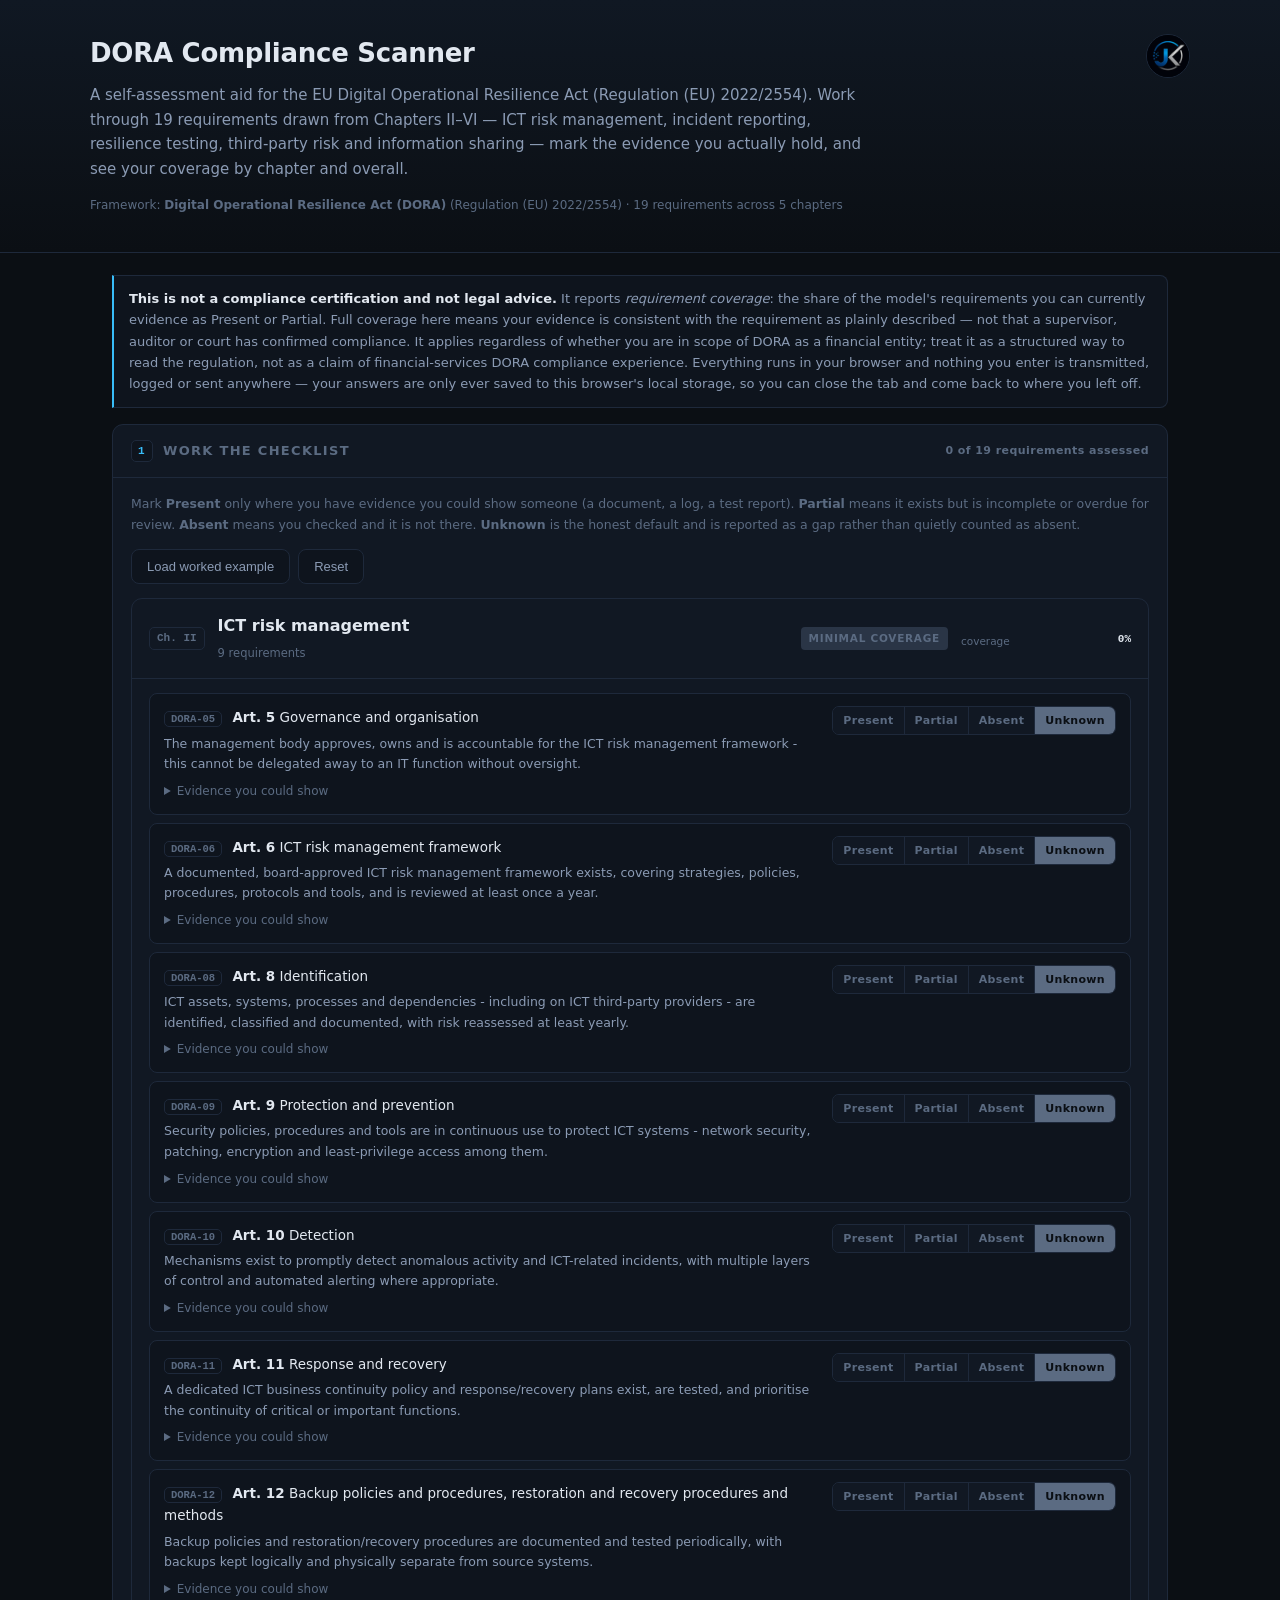
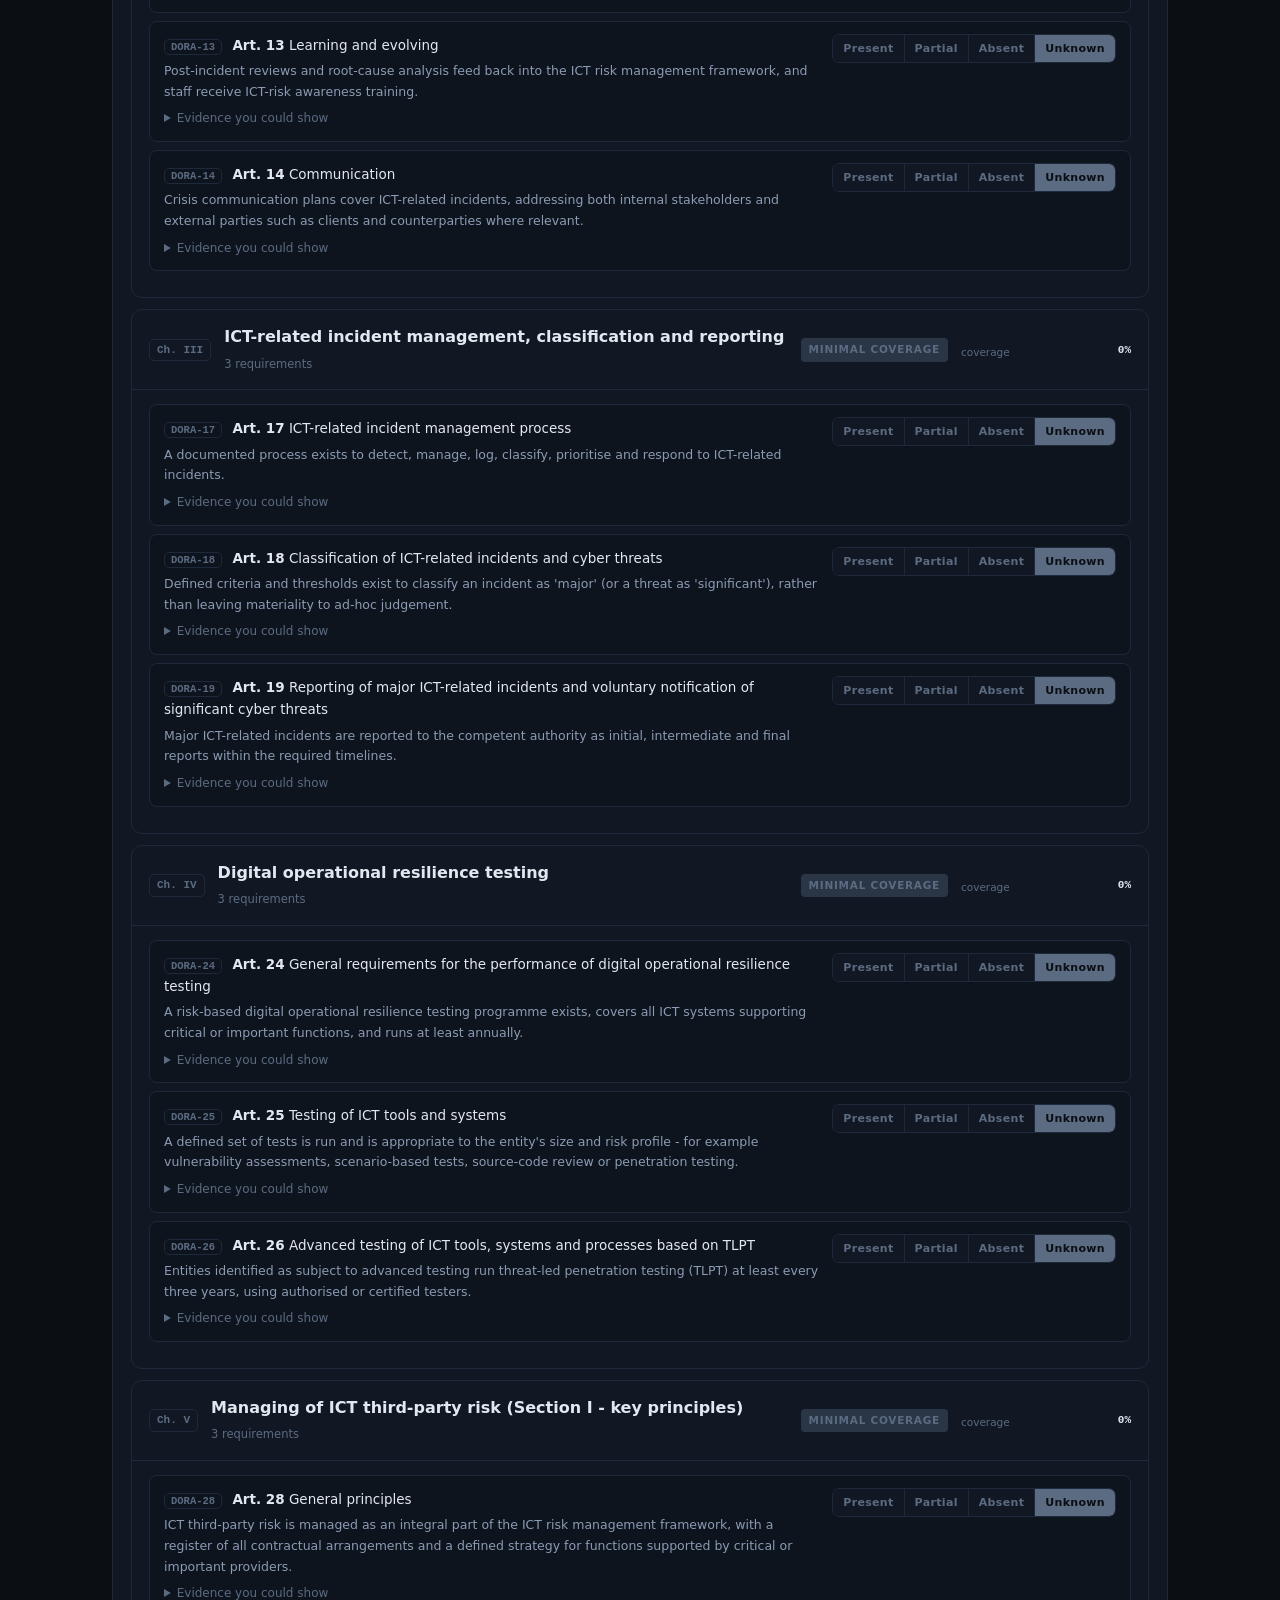
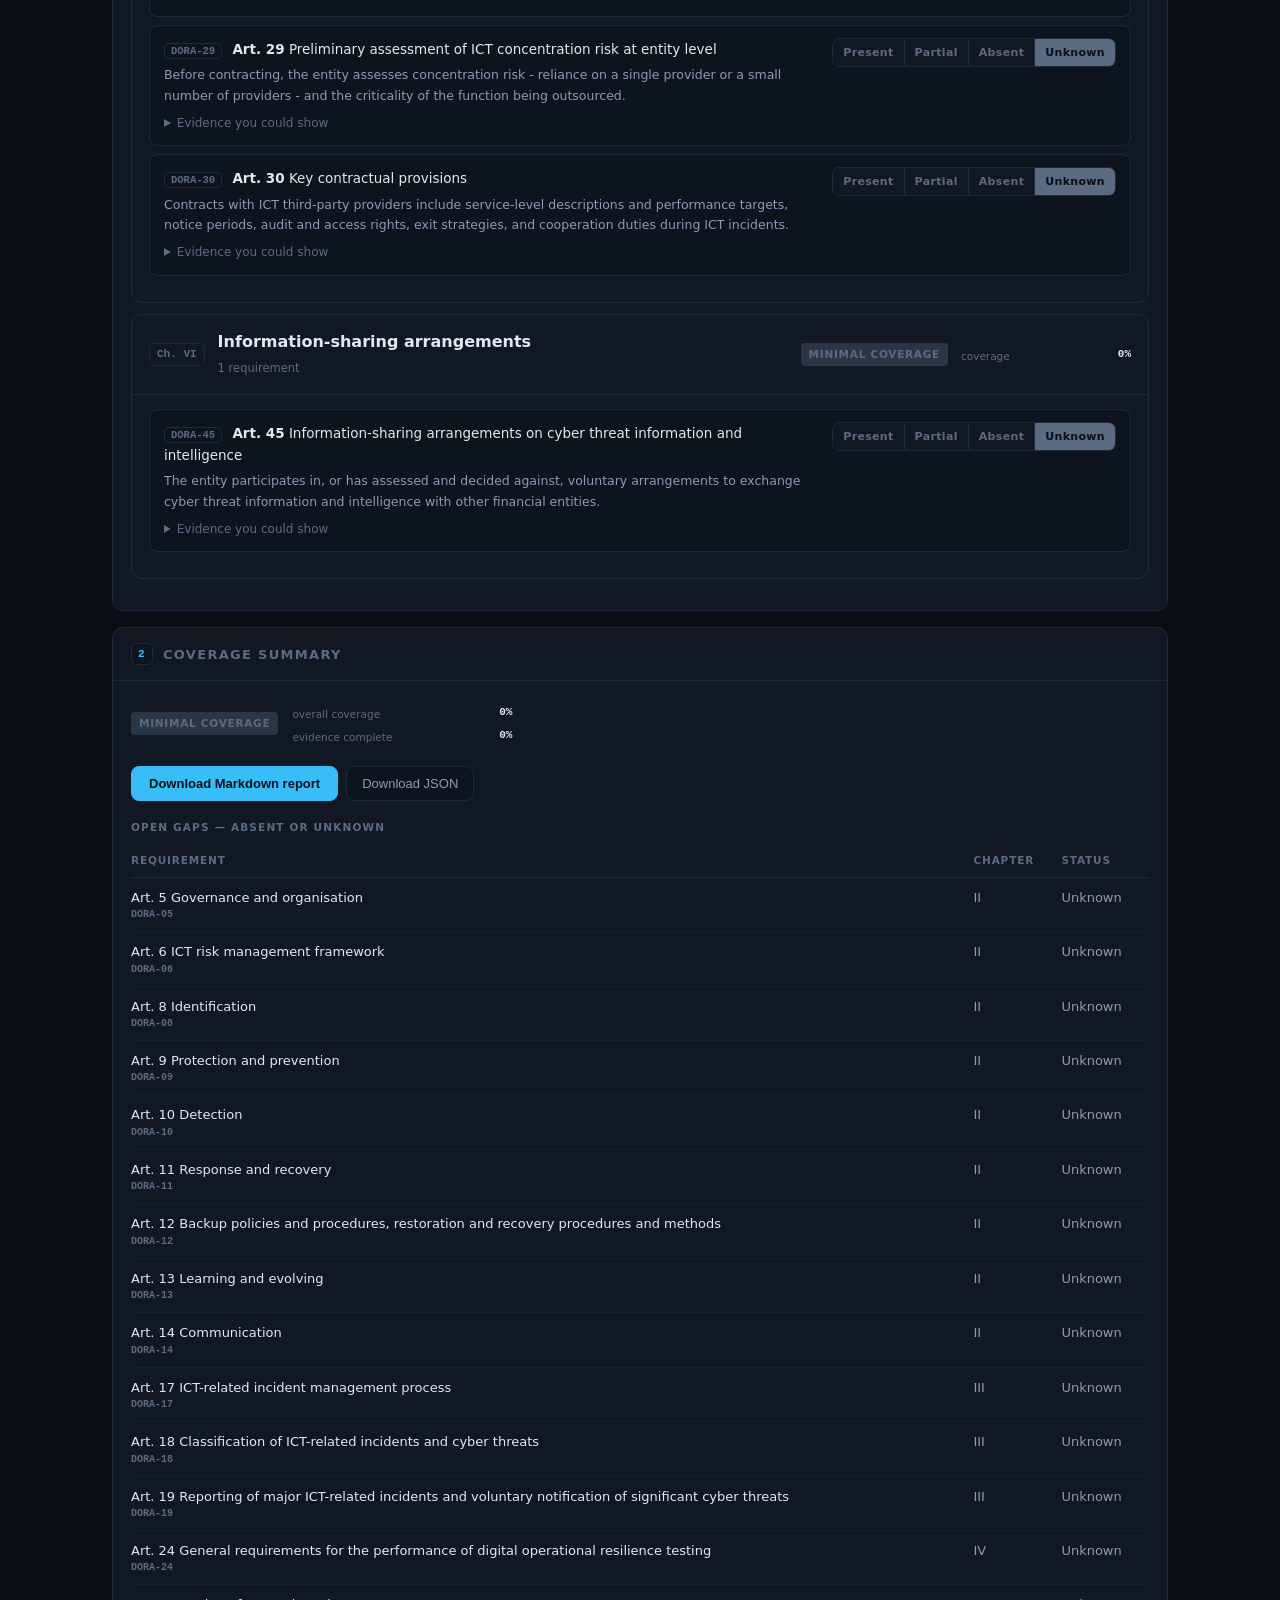
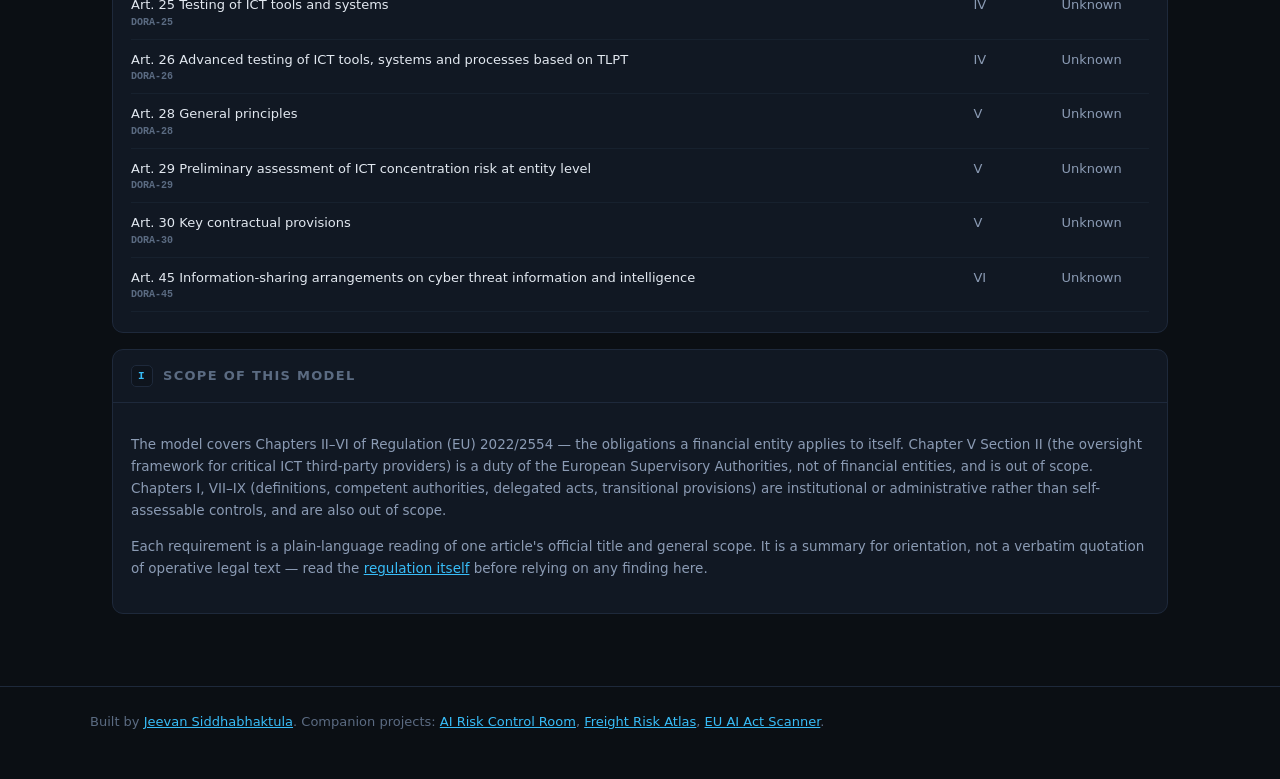
<file: index.html>
<!DOCTYPE html>
<html lang="en">
<head>
<meta charset="utf-8">
<meta http-equiv="refresh" content="0; url=./docs/">
<link rel="canonical" href="https://jeevan-0508.github.io/dora-compliance-scanner/docs/">
<title>DORA Compliance Scanner</title>
<style>
  body{margin:0;min-height:100vh;display:grid;place-items:center;background:#0a0e13;color:#e4eaf3;
    font:15px/1.6 ui-sans-serif,system-ui,-apple-system,"Segoe UI",Roboto,sans-serif;text-align:center;padding:24px}
  a{color:#38bdf8}
  p{color:#8b9bb4}
</style>
</head>
<body>
<div>
  <h1>DORA Compliance Scanner</h1>
  <p>Opening the scanner&hellip;</p>
  <p><a href="./docs/">Continue if you are not redirected</a></p>
</div>
<script>location.replace('./docs/');</script>
</body>
</html>
</file>
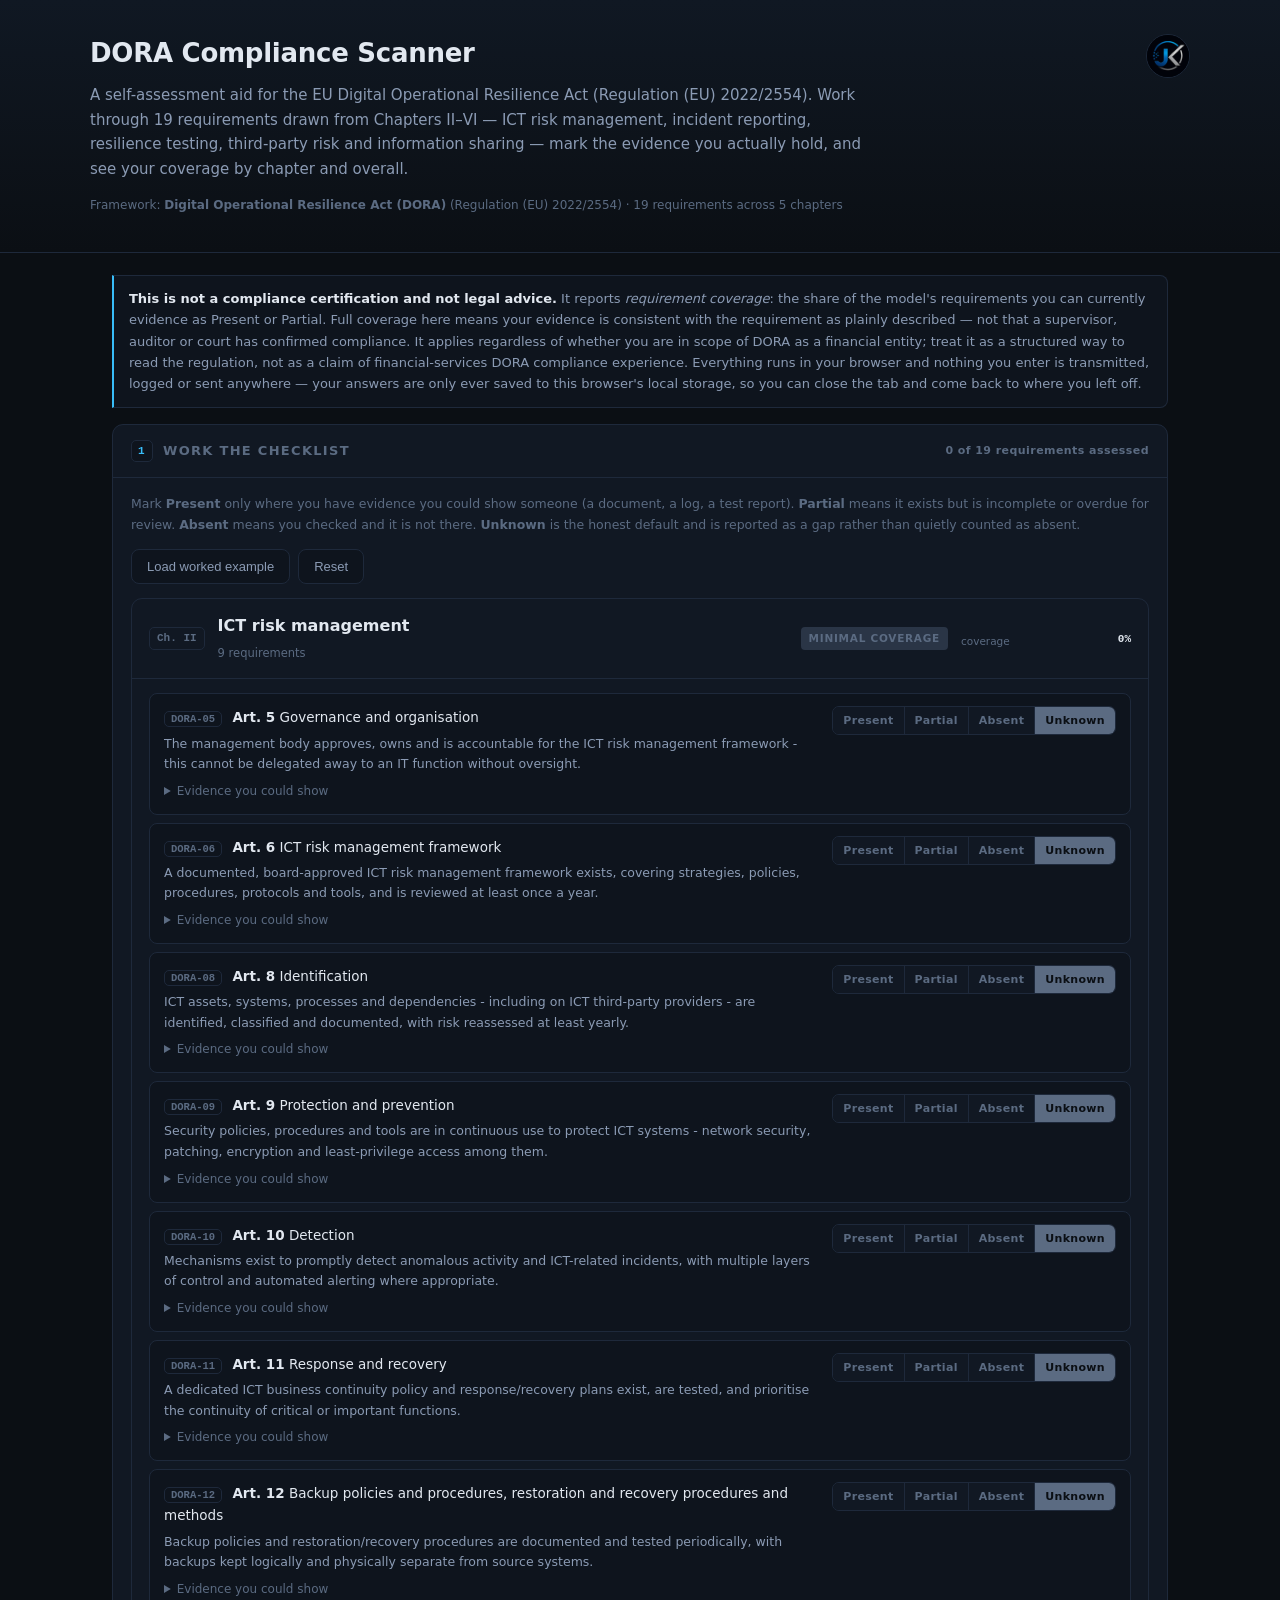
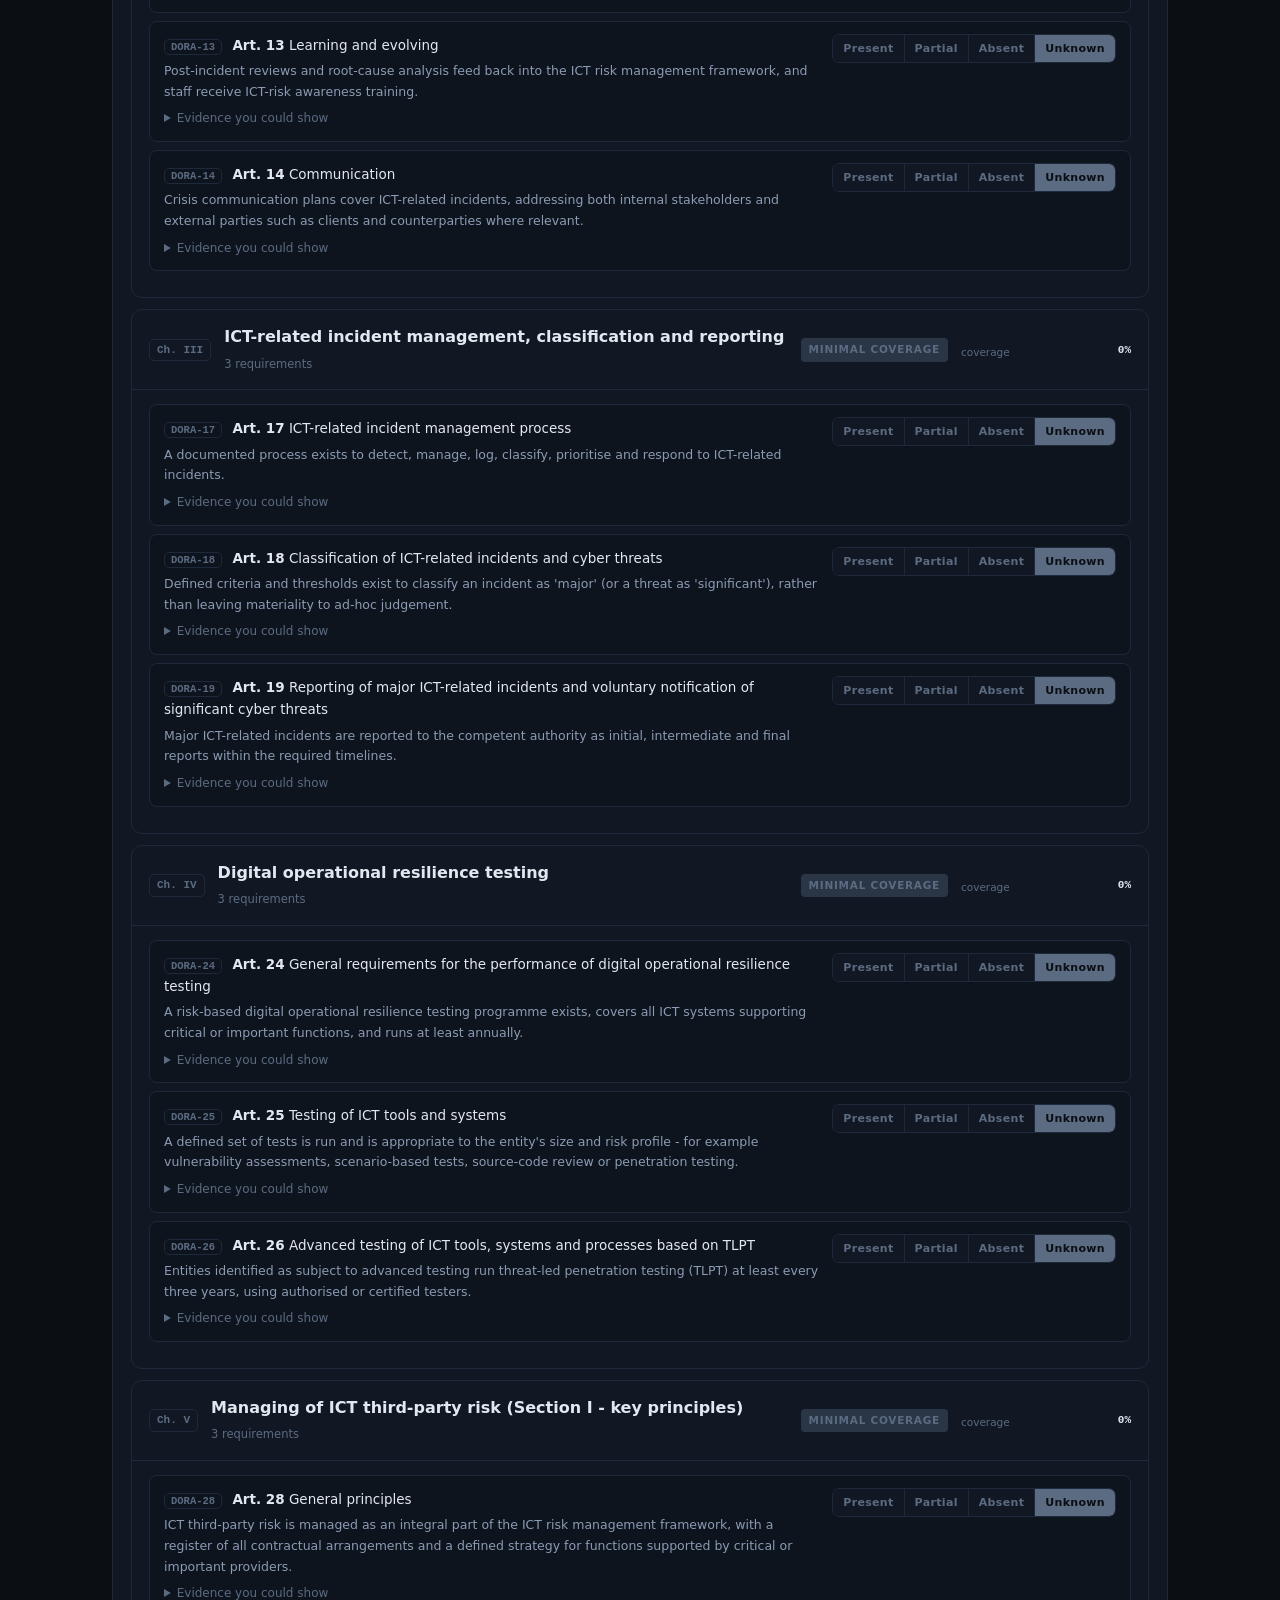
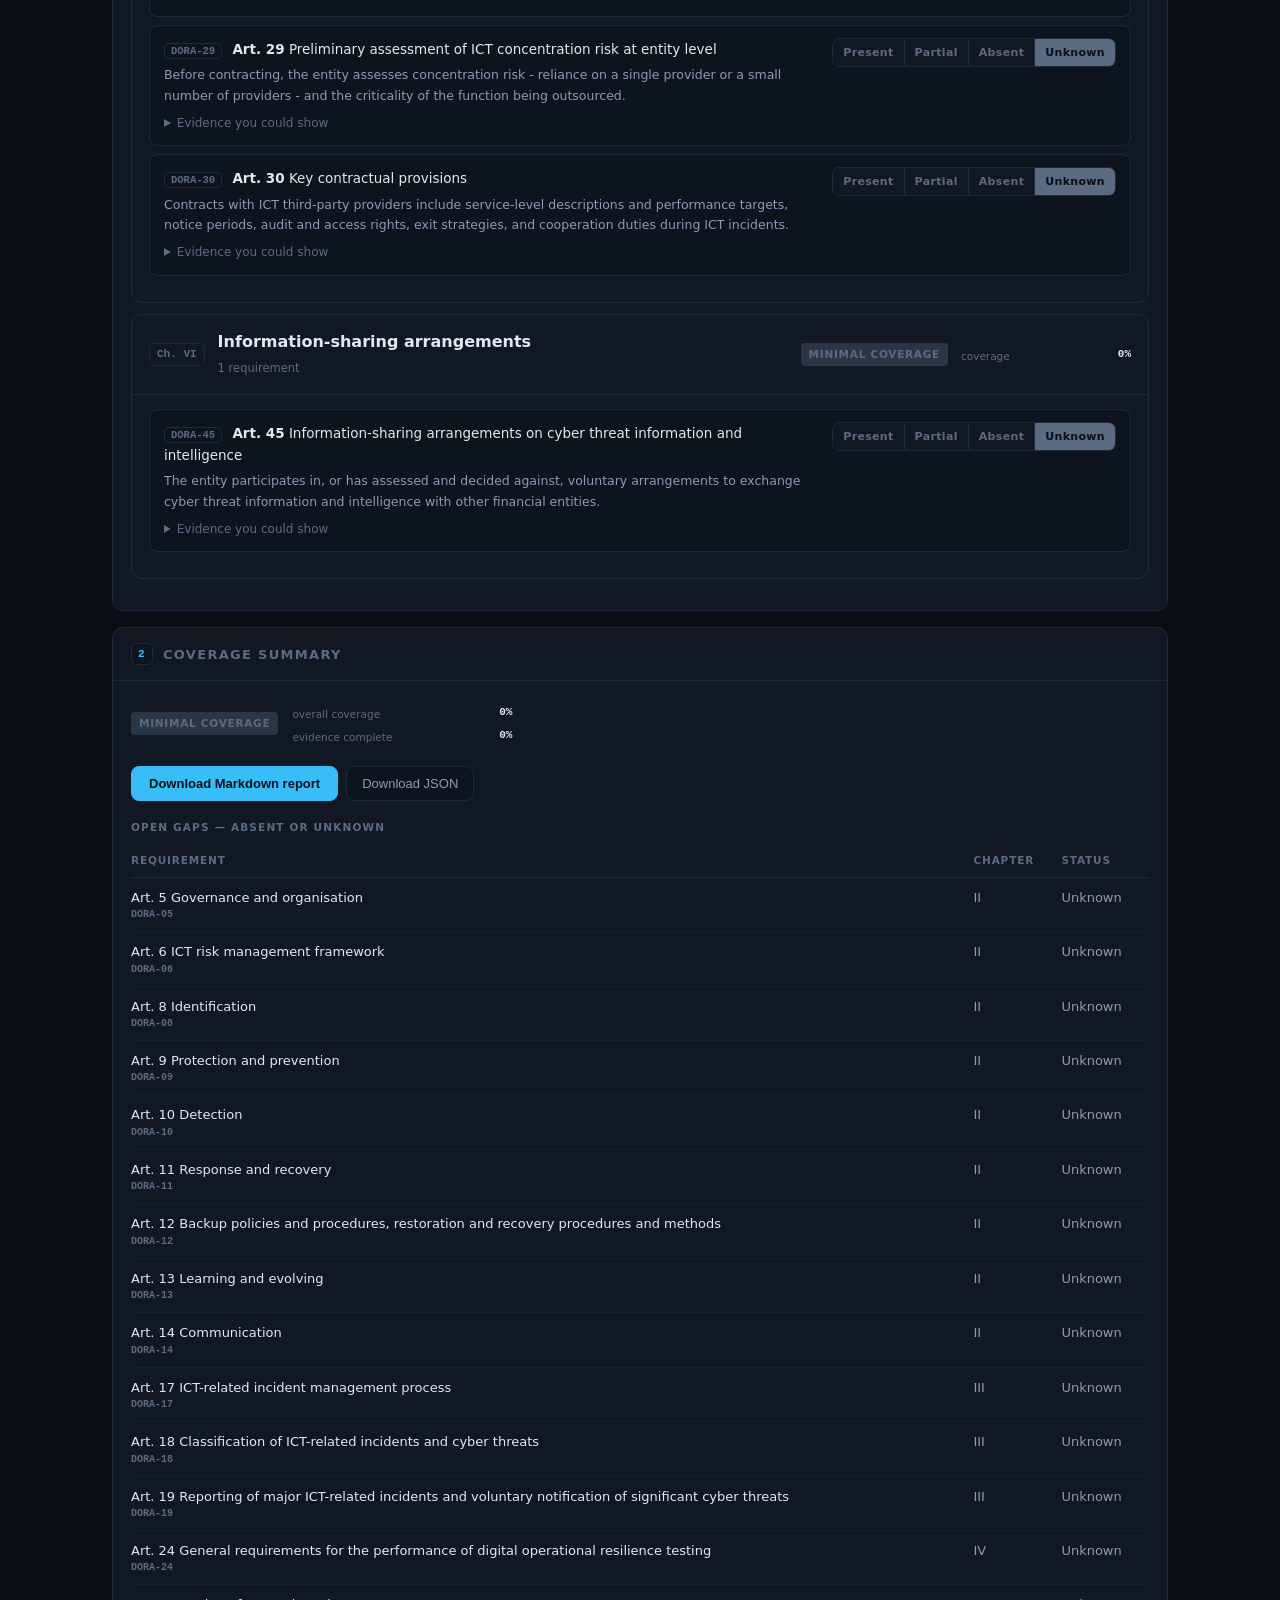
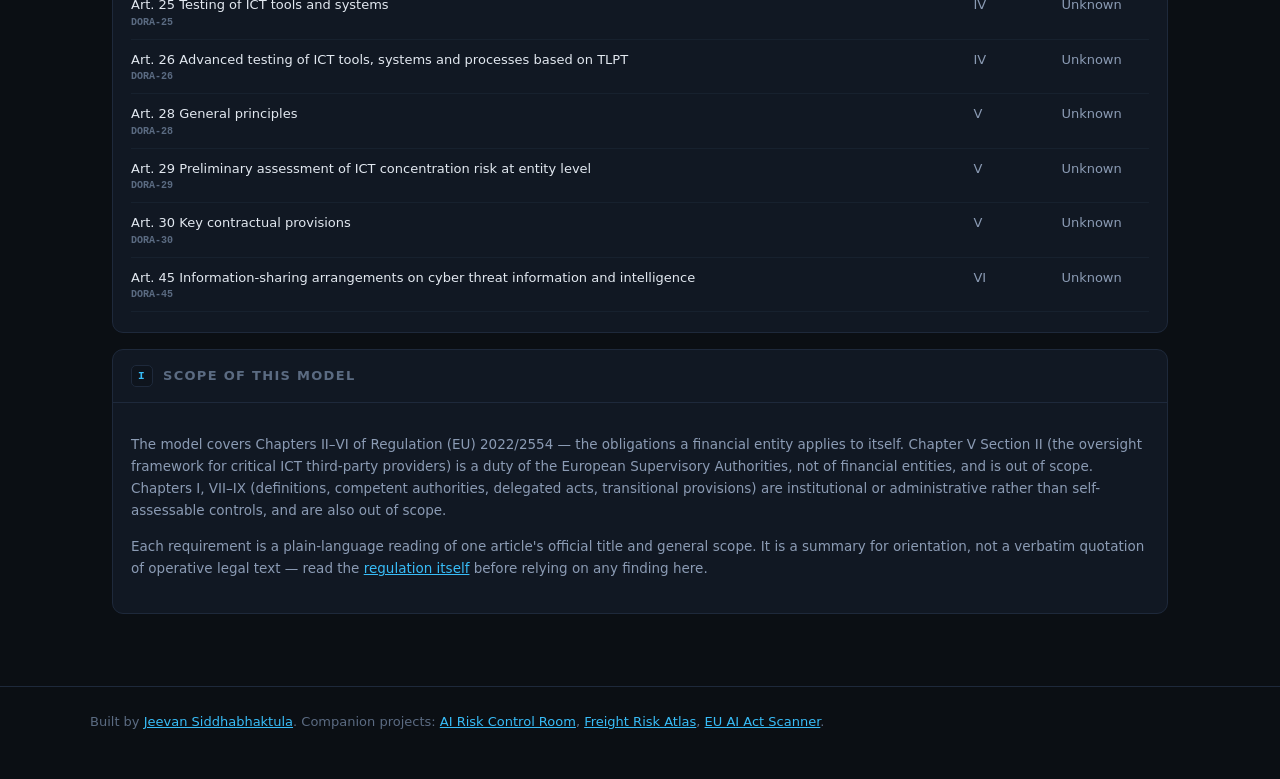
<file: docs/index.html>
<!DOCTYPE html>
<html lang="en">
<head>
<meta charset="utf-8">
<meta name="viewport" content="width=device-width,initial-scale=1">
<title>DORA Compliance Scanner</title>
<link rel="icon" href="jk-logo.png">
<meta name="description" content="A self-assessment coverage tool for the EU Digital Operational Resilience Act (Regulation (EU) 2022/2554). Mark what evidence you actually hold against 19 requirements across five chapters and see your coverage, chapter by chapter.">
<link rel="stylesheet" href="style.css">
</head>
<body>
<header><div class="wrap">
  <div class="titlebar">
  <h1>DORA Compliance Scanner</h1>
  <a class="brand" href="https://github.com/Jeevan-0508" target="_blank" rel="noopener" title="Jeevan Siddhabhaktula — Risk. Governance. AI."><img src="jk-logo.png" alt="JK" width="44" height="44"></a>
  </div>
  <p class="sub">A self-assessment aid for the EU Digital Operational Resilience Act (Regulation (EU) 2022/2554).
  Work through 19 requirements drawn from Chapters II&ndash;VI &mdash; ICT risk management, incident reporting,
  resilience testing, third-party risk and information sharing &mdash; mark the evidence you actually hold, and
  see your coverage by chapter and overall.</p>
  <p class="src" id="src">Loading requirement model&hellip;</p>
</div></header>

<main>
  <div id="err"></div>

  <p class="note"><b>This is not a compliance certification and not legal advice.</b> It reports
  <em>requirement coverage</em>: the share of the model's requirements you can currently evidence as
  Present or Partial. Full coverage here means your evidence is consistent with the requirement as
  plainly described &mdash; not that a supervisor, auditor or court has confirmed compliance. It applies
  regardless of whether you are in scope of DORA as a financial entity; treat it as a structured way to
  read the regulation, not as a claim of financial-services DORA compliance experience.
  Everything runs in your browser and nothing you enter is transmitted, logged or sent anywhere &mdash;
  your answers are only ever saved to this browser's local storage, so you can close the tab and come
  back to where you left off.</p>

  <section class="step" id="step1">
    <h2><i>1</i> Work the checklist <em id="progress"></em></h2>
    <div class="inner">
      <p class="hint">Mark <b>Present</b> only where you have evidence you could show someone (a document, a
      log, a test report). <b>Partial</b> means it exists but is incomplete or overdue for review.
      <b>Absent</b> means you checked and it is not there. <b>Unknown</b> is the honest default and is
      reported as a gap rather than quietly counted as absent.</p>
      <div class="bar" style="margin-bottom:14px">
        <button class="ghost" id="btn-example">Load worked example</button>
        <button class="ghost" id="btn-reset">Reset</button>
      </div>
      <div id="checklist"></div>
    </div>
  </section>

  <section class="step" id="step2">
    <h2><i>2</i> Coverage summary</h2>
    <div class="inner">
      <div id="overall"></div>
      <div class="bar" style="margin:14px 0">
        <button class="act" id="btn-report">Download Markdown report</button>
        <button class="ghost" id="btn-json">Download JSON</button>
      </div>
      <h3>Open gaps &mdash; Absent or Unknown</h3>
      <div id="gaps"></div>
    </div>
  </section>

  <section class="step" id="about">
    <h2><i>i</i> Scope of this model</h2>
    <div class="inner" style="color:var(--dim);font-size:13.5px">
      <p>The model covers Chapters II&ndash;VI of Regulation (EU) 2022/2554 &mdash; the obligations a
      financial entity applies to itself. Chapter V Section II (the oversight framework for critical ICT
      third-party providers) is a duty of the European Supervisory Authorities, not of financial entities,
      and is out of scope. Chapters I, VII&ndash;IX (definitions, competent authorities, delegated acts,
      transitional provisions) are institutional or administrative rather than self-assessable controls,
      and are also out of scope.</p>
      <p>Each requirement is a plain-language reading of one article's official title and general scope. It
      is a summary for orientation, not a verbatim quotation of operative legal text &mdash; read the
      <a href="https://eur-lex.europa.eu/legal-content/EN/TXT/?uri=CELEX:32022R2554" target="_blank" rel="noopener">regulation itself</a>
      before relying on any finding here.</p>
    </div>
  </section>
</main>

<footer><div class="wrap">
  Built by <a href="https://github.com/Jeevan-0508" target="_blank" rel="noopener">Jeevan Siddhabhaktula</a>.
  Companion projects:
  <a href="https://jeevan-0508.github.io/ai-governance-control-room/docs/" target="_blank" rel="noopener">AI Risk Control Room</a>,
  <a href="https://jeevan-0508.github.io/freight-risk-atlas/" target="_blank" rel="noopener">Freight Risk Atlas</a>,
  <a href="https://jeevan-0508.github.io/eu-ai-act-scanner/" target="_blank" rel="noopener">EU AI Act Scanner</a>.
</div></footer>

<script src="engine.js"></script>
<script src="app.js"></script>
</body>
</html>
</file>
<file: docs/style.css>
:root{
  --bg:#0b0f14; --panel:#111823; --panel2:#0e141d; --line:#1e293b;
  --ink:#e2e8f0; --dim:#8b9bb4; --faint:#5b6b82;
  --accent:#38bdf8; --low:#4ade80; --medium:#fbbf24; --high:#fb923c; --critical:#f87171;
}
*{box-sizing:border-box}
body{margin:0;background:var(--bg);color:var(--ink);
  font:15px/1.65 ui-sans-serif,system-ui,-apple-system,"Segoe UI",Roboto,Helvetica,Arial,sans-serif}
a{color:var(--accent)}
header{border-bottom:1px solid var(--line);padding:32px 22px 24px;background:linear-gradient(180deg,#101823,#0b0f14)}
.wrap{max-width:1100px;margin:0 auto}
h1{margin:0 0 8px;font-size:26px;letter-spacing:-.01em}
.titlebar{display:flex;align-items:flex-start;gap:15px}
.titlebar h1{flex:1;min-width:0}
.brand{flex:none;line-height:0;margin-top:2px}
.brand img{width:44px;height:44px;border-radius:50%;object-fit:contain;opacity:.92;
  border:1px solid var(--line);background:#060a0f}
.brand:hover img{opacity:1;border-color:var(--accent)}
@media(max-width:520px){.brand img{width:36px;height:36px}}
.sub{color:var(--dim);max-width:780px;margin:0}
.src{margin-top:14px;font-size:12px;color:var(--faint)}
main{max-width:1100px;margin:0 auto;padding:22px}
.step{background:var(--panel);border:1px solid var(--line);border-radius:11px;margin-bottom:16px;overflow:hidden}
.step>h2{margin:0;padding:15px 18px;font-size:13px;text-transform:uppercase;letter-spacing:.1em;
  color:var(--faint);border-bottom:1px solid var(--line);display:flex;gap:10px;align-items:center}
.step>h2 i{font-style:normal;background:var(--panel2);border:1px solid var(--line);border-radius:5px;
  width:22px;height:22px;display:grid;place-items:center;font:700 11px ui-monospace,monospace;color:var(--accent)}
.step>h2 em{font-style:normal;margin-left:auto;color:var(--faint);font-size:11px;letter-spacing:.04em;text-transform:none}
.inner{padding:16px 18px 20px}
.hint{color:var(--faint);font-size:12.5px;margin:0 0 14px}
.bar{display:flex;flex-wrap:wrap;gap:8px;align-items:center;margin-top:4px}
button.act{background:var(--accent);border:1px solid var(--accent);color:#04121c;font-weight:700;
  border-radius:8px;padding:9px 17px;font-size:13px;cursor:pointer}
button.act:hover{filter:brightness(1.1)}
button.ghost{background:var(--panel2);border:1px solid var(--line);color:var(--dim);
  border-radius:8px;padding:9px 15px;font-size:13px;cursor:pointer}
button.ghost:hover{color:var(--ink)}
.scope{color:var(--faint);font-size:12.5px;margin-left:auto}
.scope b{color:var(--ink)}
h3{font-size:10.5px;text-transform:uppercase;letter-spacing:.11em;color:var(--faint);
  margin:18px 0 9px;font-weight:700}
h3:first-child{margin-top:4px}
.ind{display:grid;grid-template-columns:1fr auto;gap:12px;align-items:start;
  background:var(--panel2);border:1px solid var(--line);border-radius:8px;padding:12px 14px;margin-bottom:8px}
.ind .sig{font-size:13.5px}
.ind .sig .id{font:600 10.5px/1.5 ui-monospace,monospace;color:var(--faint);border:1px solid var(--line);
  border-radius:5px;padding:1px 6px;margin-right:6px}
.ind .meta{color:var(--dim);font-size:12.5px;margin-top:5px}
.ind details{margin-top:7px;font-size:12px}
.ind summary{color:var(--faint);cursor:pointer}
.ind ul{margin:6px 0 0;padding-left:16px;color:var(--faint)}
.ind li{margin-bottom:3px}
.tri{display:flex;gap:0;flex:none;border:1px solid var(--line);border-radius:7px;overflow:hidden;flex-wrap:wrap}
.tri button{background:var(--panel);border:none;border-right:1px solid var(--line);color:var(--faint);
  font:600 11px/1 ui-sans-serif,system-ui,sans-serif;padding:8px 10px;cursor:pointer;letter-spacing:.03em}
.tri button:last-child{border-right:none}
.tri button:hover{color:var(--ink)}
.tri button[aria-pressed=true]{color:#04121c;font-weight:700}
.tri button.p[aria-pressed=true]{background:var(--low)}
.tri button.p2[aria-pressed=true]{background:var(--medium)}
.tri button.a[aria-pressed=true]{background:var(--critical)}
.tri button.u[aria-pressed=true]{background:var(--faint);color:#0b0f14}
.res{background:var(--panel);border:1px solid var(--line);border-radius:11px;margin-bottom:11px;overflow:hidden}
.res .rh{display:flex;gap:13px;align-items:center;padding:14px 17px;flex-wrap:wrap}
.rb{border-top:1px solid var(--line);padding:14px 17px 18px}
.id{font:600 11px/1.5 ui-monospace,monospace;color:var(--faint);border:1px solid var(--line);
  border-radius:5px;padding:2px 7px;flex:none}
.rn{flex:1;min-width:0}
.rn b{font-size:16px;font-weight:600;display:block}
.rn span{color:var(--faint);font-size:11.5px}
.gauge{flex:none;width:170px}
.gauge .track{height:7px;background:#17212e;border-radius:4px;overflow:hidden}
.gauge .fill{height:100%;border-radius:4px;background:var(--accent)}
.gauge .lbl{display:flex;justify-content:space-between;font-size:10.5px;color:var(--faint);margin-top:5px}
.gauge .lbl b{color:var(--ink);font:700 11px ui-monospace,monospace}
.band{flex:none;font-size:10.5px;text-transform:uppercase;letter-spacing:.07em;font-weight:700;
  border-radius:4px;padding:3px 8px;color:#04121c}
.band.none{background:#2a3546;color:var(--faint)}
.band.weak{background:var(--medium)}
.band.substantial{background:var(--high)}
.band.strong{background:var(--low)}
table{width:100%;border-collapse:collapse;font-size:13px}
th{text-align:left;color:var(--faint);font-size:10.5px;text-transform:uppercase;letter-spacing:.08em;
  border-bottom:1px solid var(--line);padding:7px 9px 7px 0;font-weight:700}
td{border-bottom:1px solid #17212e;padding:9px 9px 9px 0;vertical-align:top;color:var(--dim)}
td.sig{color:var(--ink)}
.ph{font:600 10px/1.4 ui-monospace,monospace;text-transform:uppercase;color:var(--faint);white-space:nowrap}
.note{background:var(--panel2);border:1px solid var(--line);border-left:2px solid var(--accent);
  border-radius:0 8px 8px 0;padding:12px 15px;color:var(--dim);font-size:13px;margin:0 0 16px}
.note b{color:var(--ink)}
.empty{color:var(--faint);font-size:13.5px;padding:6px 0}
footer{border-top:1px solid var(--line);margin-top:34px;padding:24px 22px 46px;color:var(--faint);font-size:13px}
#err{display:none;background:#2a1416;border:1px solid #f87171;color:#fca5a5;
  padding:14px 16px;border-radius:9px;margin-bottom:16px;font-size:14px}
#overall{display:flex;flex-wrap:wrap;gap:14px;align-items:center;padding:4px 0 6px}
#overall .gauge .lbl{display:flex;gap:16px}
@media(max-width:700px){
  .ind{grid-template-columns:1fr}
  .gauge{width:120px}
  .res .rh{padding:13px}
  .rb{padding:12px 13px 16px}
}
</file>
